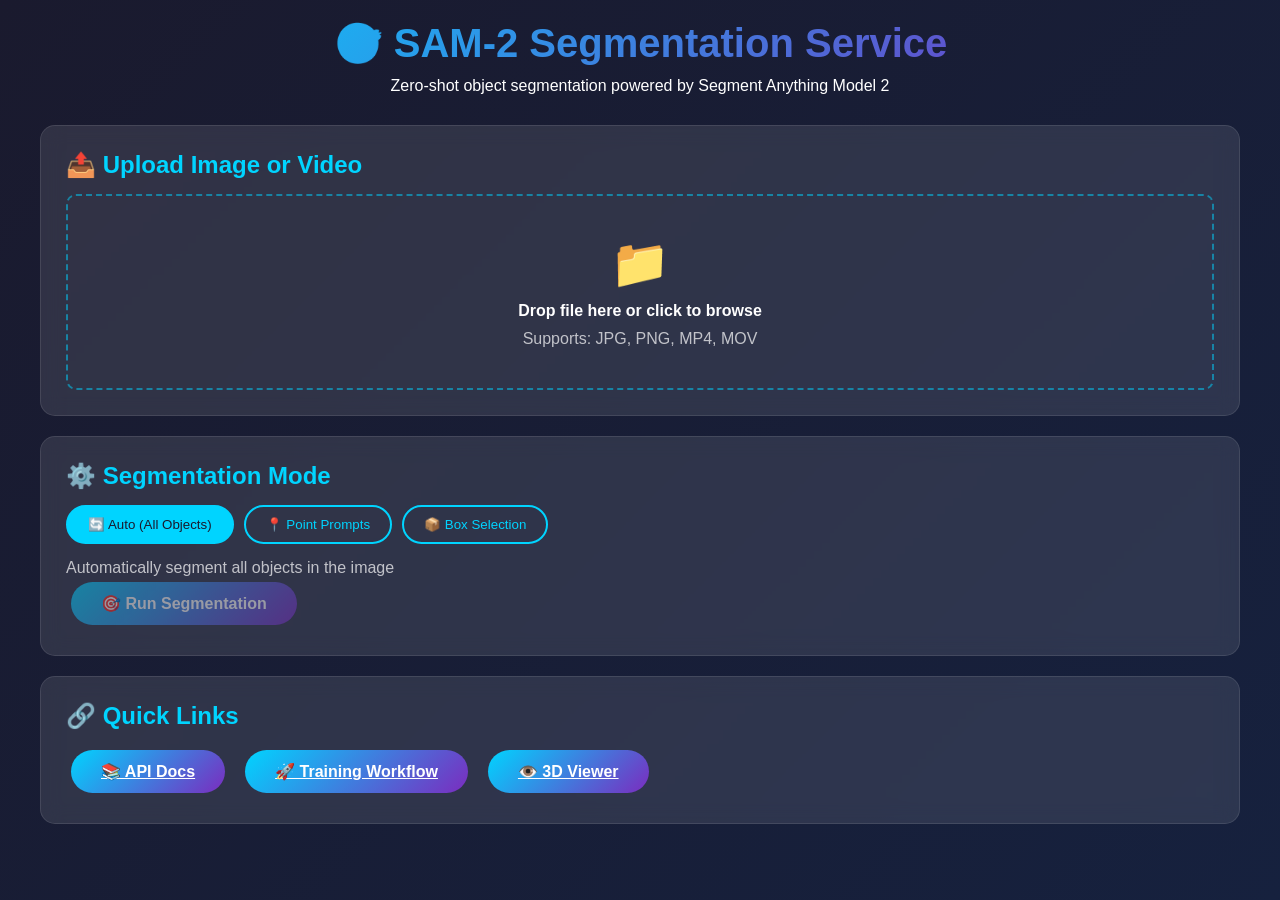
<file: sam2-service/static/index.html>
<!DOCTYPE html>
<html lang="en">
<head>
    <meta charset="UTF-8">
    <meta name="viewport" content="width=device-width, initial-scale=1.0">
    <title>SAM-2 Segmentation Service</title>
    <style>
        * { margin: 0; padding: 0; box-sizing: border-box; }
        body {
            font-family: -apple-system, BlinkMacSystemFont, 'Segoe UI', sans-serif;
            background: linear-gradient(135deg, #1a1a2e 0%, #16213e 100%);
            min-height: 100vh;
            padding: 20px;
            color: #fff;
        }
        .container { max-width: 1200px; margin: 0 auto; }
        .header {
            text-align: center;
            margin-bottom: 30px;
        }
        .header h1 {
            font-size: 2.5em;
            background: linear-gradient(135deg, #00d4ff, #7b2cbf);
            -webkit-background-clip: text;
            background-clip: text;
            -webkit-text-fill-color: transparent;
            margin-bottom: 10px;
        }
        .card {
            background: rgba(255,255,255,0.1);
            backdrop-filter: blur(10px);
            border-radius: 15px;
            padding: 25px;
            margin-bottom: 20px;
            border: 1px solid rgba(255,255,255,0.1);
        }
        .card h2 { color: #00d4ff; margin-bottom: 15px; }
        .upload-zone {
            border: 2px dashed rgba(0,212,255,0.5);
            border-radius: 10px;
            padding: 40px;
            text-align: center;
            cursor: pointer;
            transition: all 0.3s;
        }
        .upload-zone:hover { border-color: #00d4ff; background: rgba(0,212,255,0.1); }
        .upload-zone.dragover { background: rgba(0,212,255,0.2); }
        input[type="file"] { display: none; }
        .btn {
            background: linear-gradient(135deg, #00d4ff, #7b2cbf);
            color: white;
            padding: 12px 30px;
            border: none;
            border-radius: 25px;
            font-size: 1rem;
            font-weight: 600;
            cursor: pointer;
            transition: transform 0.2s;
            margin: 5px;
        }
        .btn:hover { transform: scale(1.05); }
        .btn:disabled { opacity: 0.5; cursor: not-allowed; }
        .mode-selector { display: flex; gap: 10px; margin: 15px 0; flex-wrap: wrap; }
        .mode-btn {
            padding: 10px 20px;
            border: 2px solid #00d4ff;
            background: transparent;
            color: #00d4ff;
            border-radius: 20px;
            cursor: pointer;
            transition: all 0.3s;
        }
        .mode-btn.active { background: #00d4ff; color: #1a1a2e; }
        .results-grid { display: grid; grid-template-columns: repeat(auto-fit, minmax(300px, 1fr)); gap: 20px; }
        .result-card {
            background: rgba(0,0,0,0.3);
            border-radius: 10px;
            overflow: hidden;
        }
        .result-card img { width: 100%; height: auto; }
        .result-info { padding: 15px; }
        .label-input {
            width: 100%;
            padding: 8px;
            border: 1px solid rgba(255,255,255,0.2);
            border-radius: 5px;
            background: rgba(255,255,255,0.1);
            color: white;
            margin-top: 10px;
        }
        .status-box {
            background: rgba(0,0,0,0.3);
            border-radius: 10px;
            padding: 20px;
            margin: 20px 0;
        }
        .progress-bar {
            height: 8px;
            background: rgba(255,255,255,0.1);
            border-radius: 4px;
            overflow: hidden;
            margin-top: 10px;
        }
        .progress-fill {
            height: 100%;
            background: linear-gradient(90deg, #00d4ff, #7b2cbf);
            transition: width 0.3s;
        }
        .canvas-container {
            position: relative;
            display: inline-block;
        }
        #imageCanvas { cursor: crosshair; max-width: 100%; }
        .point-marker {
            position: absolute;
            width: 10px;
            height: 10px;
            border-radius: 50%;
            transform: translate(-50%, -50%);
            pointer-events: none;
        }
        .point-fg { background: #00ff00; border: 2px solid white; }
        .point-bg { background: #ff0000; border: 2px solid white; }
    </style>
</head>
<body>
    <div class="container">
        <div class="header">
            <h1>🎯 SAM-2 Segmentation Service</h1>
            <p>Zero-shot object segmentation powered by Segment Anything Model 2</p>
        </div>

        <div class="card">
            <h2>📤 Upload Image or Video</h2>
            <div class="upload-zone" id="uploadZone">
                <p style="font-size: 3em; margin-bottom: 10px;">📁</p>
                <p><strong>Drop file here or click to browse</strong></p>
                <p style="opacity: 0.7; margin-top: 10px;">Supports: JPG, PNG, MP4, MOV</p>
            </div>
            <input type="file" id="fileInput" accept="image/*,video/*">
            
            <div id="previewContainer" style="display: none; margin-top: 20px;">
                <h3 style="margin-bottom: 10px;">Preview (click to add points)</h3>
                <div class="canvas-container">
                    <canvas id="imageCanvas"></canvas>
                </div>
                <div id="pointsList" style="margin-top: 10px;"></div>
            </div>
        </div>

        <div class="card">
            <h2>⚙️ Segmentation Mode</h2>
            <div class="mode-selector">
                <button class="mode-btn active" data-mode="auto">🔄 Auto (All Objects)</button>
                <button class="mode-btn" data-mode="point">📍 Point Prompts</button>
                <button class="mode-btn" data-mode="box">📦 Box Selection</button>
            </div>
            <p id="modeDescription" style="opacity: 0.7; margin-top: 10px;">
                Automatically segment all objects in the image
            </p>
            <button class="btn" id="segmentBtn" disabled>🎯 Run Segmentation</button>
        </div>

        <div class="card" id="statusCard" style="display: none;">
            <h2>📊 Processing Status</h2>
            <div class="status-box">
                <p id="statusMessage">Processing...</p>
                <div class="progress-bar">
                    <div class="progress-fill" id="progressFill" style="width: 0%"></div>
                </div>
            </div>
        </div>

        <div class="card" id="resultsCard" style="display: none;">
            <h2>🎨 Segmentation Results</h2>
            <div class="results-grid" id="resultsGrid"></div>
            <div style="margin-top: 20px;">
                <button class="btn" id="saveLabelsBtn">💾 Save Labels</button>
                <button class="btn" id="exportBtn">📥 Export Masks</button>
            </div>
        </div>

        <div class="card">
            <h2>🔗 Quick Links</h2>
            <div style="display: flex; gap: 10px; flex-wrap: wrap;">
                <a href="/api" class="btn" target="_blank">📚 API Docs</a>
                <a href="http://localhost:8000/workflow" class="btn" target="_blank">🚀 Training Workflow</a>
                <a href="http://localhost:8085" class="btn" target="_blank">👁️ 3D Viewer</a>
            </div>
        </div>
    </div>

    <script>
        let currentFile = null;
        let currentMode = 'auto';
        let points = [];
        let imageLoaded = false;

        const uploadZone = document.getElementById('uploadZone');
        const fileInput = document.getElementById('fileInput');
        const segmentBtn = document.getElementById('segmentBtn');
        const canvas = document.getElementById('imageCanvas');
        const ctx = canvas.getContext('2d');

        uploadZone.addEventListener('click', () => fileInput.click());
        uploadZone.addEventListener('dragover', (e) => { e.preventDefault(); uploadZone.classList.add('dragover'); });
        uploadZone.addEventListener('dragleave', () => uploadZone.classList.remove('dragover'));
        uploadZone.addEventListener('drop', (e) => {
            e.preventDefault();
            uploadZone.classList.remove('dragover');
            if (e.dataTransfer.files.length > 0) {
                fileInput.files = e.dataTransfer.files;
                handleFileSelect();
            }
        });
        fileInput.addEventListener('change', handleFileSelect);

        function handleFileSelect() {
            currentFile = fileInput.files[0];
            if (!currentFile) return;
            
            segmentBtn.disabled = false;
            
            if (currentFile.type.startsWith('image/')) {
                const reader = new FileReader();
                reader.onload = (e) => {
                    const img = new Image();
                    img.onload = () => {
                        canvas.width = img.width;
                        canvas.height = img.height;
                        ctx.drawImage(img, 0, 0);
                        imageLoaded = true;
                        document.getElementById('previewContainer').style.display = 'block';
                    };
                    img.src = e.target.result;
                };
                reader.readAsDataURL(currentFile);
            }
        }

        canvas.addEventListener('click', (e) => {
            if (!imageLoaded || currentMode !== 'point') return;
            
            const rect = canvas.getBoundingClientRect();
            const scaleX = canvas.width / rect.width;
            const scaleY = canvas.height / rect.height;
            const x = Math.round((e.clientX - rect.left) * scaleX);
            const y = Math.round((e.clientY - rect.top) * scaleY);
            const label = e.shiftKey ? 0 : 1;
            
            points.push({ x, y, label });
            drawPoints();
            updatePointsList();
        });

        function drawPoints() {
            const img = new Image();
            img.src = canvas.toDataURL();
            img.onload = () => {
                ctx.clearRect(0, 0, canvas.width, canvas.height);
                ctx.drawImage(img, 0, 0);
                points.forEach((p, i) => {
                    ctx.beginPath();
                    ctx.arc(p.x, p.y, 8, 0, Math.PI * 2);
                    ctx.fillStyle = p.label === 1 ? '#00ff00' : '#ff0000';
                    ctx.fill();
                    ctx.strokeStyle = 'white';
                    ctx.lineWidth = 2;
                    ctx.stroke();
                });
            };
        }

        function updatePointsList() {
            const list = document.getElementById('pointsList');
            list.innerHTML = points.map((p, i) => 
                `<span style="margin-right: 10px; padding: 5px 10px; background: ${p.label === 1 ? '#00ff00' : '#ff0000'}; border-radius: 5px; color: black;">
                    Point ${i + 1}: (${p.x}, ${p.y}) ${p.label === 1 ? 'FG' : 'BG'}
                    <button onclick="removePoint(${i})" style="margin-left: 5px; cursor: pointer;">×</button>
                </span>`
            ).join('');
        }

        window.removePoint = (idx) => {
            points.splice(idx, 1);
            drawPoints();
            updatePointsList();
        };

        document.querySelectorAll('.mode-btn').forEach(btn => {
            btn.addEventListener('click', () => {
                document.querySelectorAll('.mode-btn').forEach(b => b.classList.remove('active'));
                btn.classList.add('active');
                currentMode = btn.dataset.mode;
                
                const descriptions = {
                    auto: 'Automatically segment all objects in the image',
                    point: 'Click on the image to add foreground points (Shift+click for background)',
                    box: 'Draw bounding boxes around objects to segment'
                };
                document.getElementById('modeDescription').textContent = descriptions[currentMode];
            });
        });

        segmentBtn.addEventListener('click', async () => {
            if (!currentFile) return;
            
            segmentBtn.disabled = true;
            document.getElementById('statusCard').style.display = 'block';
            document.getElementById('statusMessage').textContent = 'Uploading and processing...';
            document.getElementById('progressFill').style.width = '30%';
            
            const formData = new FormData();
            formData.append('file', currentFile);
            formData.append('mode', currentMode);
            
            if (currentMode === 'point' && points.length > 0) {
                formData.append('points_json', JSON.stringify(points));
            }
            
            try {
                const response = await fetch('/api/segment/image', {
                    method: 'POST',
                    body: formData
                });
                
                document.getElementById('progressFill').style.width = '70%';
                
                if (!response.ok) throw new Error('Segmentation failed');
                
                const result = await response.json();
                
                document.getElementById('progressFill').style.width = '100%';
                document.getElementById('statusMessage').textContent = 'Complete!';
                
                displayResults(result);
                
            } catch (error) {
                document.getElementById('statusMessage').textContent = 'Error: ' + error.message;
            }
            
            segmentBtn.disabled = false;
        });

        function displayResults(result) {
            document.getElementById('resultsCard').style.display = 'block';
            const grid = document.getElementById('resultsGrid');
            
            let html = '';
            
            if (result.metadata && result.metadata.overlay) {
                html += `
                    <div class="result-card" style="grid-column: span 2;">
                        <img src="/api/overlay/${result.job_id}" alt="Overlay">
                        <div class="result-info">
                            <strong>Segmentation Overlay</strong>
                            <p>${result.masks ? result.masks.length : 0} objects detected</p>
                        </div>
                    </div>
                `;
            }
            
            if (result.masks) {
                result.masks.forEach((mask, i) => {
                    html += `
                        <div class="result-card">
                            <img src="/api/mask/${result.job_id}/${i}" alt="Mask ${i}">
                            <div class="result-info">
                                <strong>${result.labels ? result.labels[i] : 'Object ' + i}</strong>
                                <p>Score: ${result.scores ? result.scores[i].toFixed(3) : 'N/A'}</p>
                                <input type="text" class="label-input" placeholder="Enter label..." 
                                       data-idx="${i}" value="${result.labels ? result.labels[i] : ''}">
                            </div>
                        </div>
                    `;
                });
            }
            
            grid.innerHTML = html;
            
            window.currentJobId = result.job_id;
        }

        document.getElementById('saveLabelsBtn').addEventListener('click', async () => {
            const inputs = document.querySelectorAll('.label-input');
            const labels = {};
            inputs.forEach(input => {
                labels[input.dataset.idx] = input.value;
            });
            
            const formData = new FormData();
            formData.append('job_id', window.currentJobId);
            formData.append('labels_json', JSON.stringify(labels));
            
            const response = await fetch('/api/labels/save', {
                method: 'POST',
                body: formData
            });
            
            if (response.ok) {
                alert('Labels saved successfully!');
            }
        });
    </script>
</body>
</html>
</file>
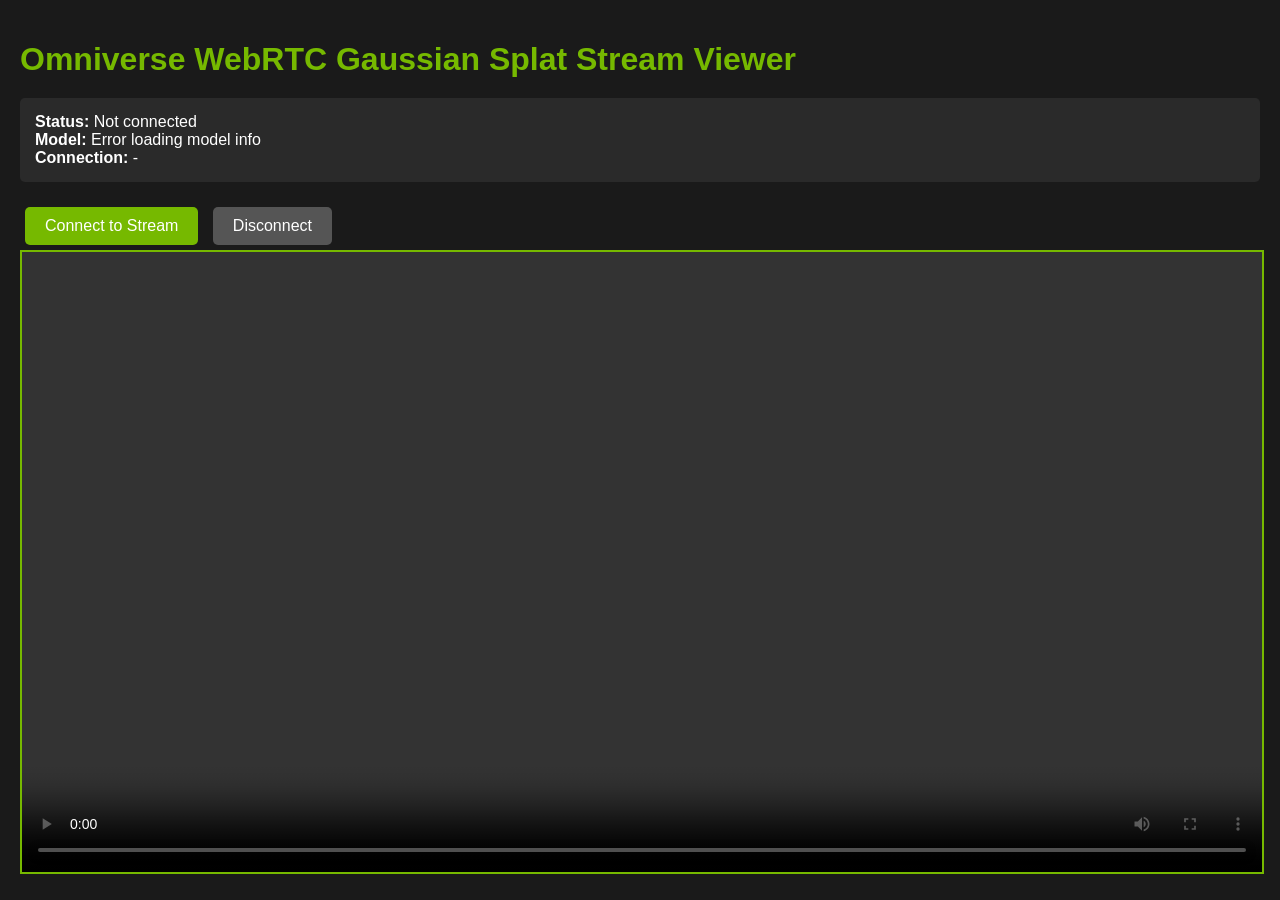
<file: streaming-server/test-viewer.html>
<!DOCTYPE html>
<html>
<head>
    <title>WebRTC Stream Viewer - Test</title>
    <style>
        body {
            margin: 0;
            padding: 20px;
            background: #1a1a1a;
            color: #fff;
            font-family: Arial, sans-serif;
        }
        #container {
            max-width: 1920px;
            margin: 0 auto;
        }
        h1 {
            color: #76b900;
            margin-bottom: 20px;
        }
        #video {
            width: 100%;
            max-width: 1920px;
            background: #000;
            border: 2px solid #76b900;
        }
        #status {
            margin: 20px 0;
            padding: 15px;
            background: #2a2a2a;
            border-radius: 5px;
        }
        .info { color: #76b900; }
        .error { color: #ff4444; }
        button {
            padding: 10px 20px;
            margin: 5px;
            background: #76b900;
            color: white;
            border: none;
            border-radius: 5px;
            cursor: pointer;
            font-size: 16px;
        }
        button:hover {
            background: #5a8f00;
        }
        button:disabled {
            background: #555;
            cursor: not-allowed;
        }
    </style>
</head>
<body>
    <div id="container">
        <h1>Omniverse WebRTC Gaussian Splat Stream Viewer</h1>
        
        <div id="status">
            <strong>Status:</strong> <span id="statusText">Not connected</span><br>
            <strong>Model:</strong> <span id="modelInfo">Loading...</span><br>
            <strong>Connection:</strong> <span id="connInfo">-</span>
        </div>
        
        <div>
            <button id="connectBtn" onclick="connect()">Connect to Stream</button>
            <button id="disconnectBtn" onclick="disconnect()" disabled>Disconnect</button>
        </div>
        
        <video id="video" autoplay playsinline controls></video>
    </div>

    <script>
        let pc = null;
        let ws = null;
        const video = document.getElementById('video');
        const statusText = document.getElementById('statusText');
        const modelInfo = document.getElementById('modelInfo');
        const connInfo = document.getElementById('connInfo');
        const connectBtn = document.getElementById('connectBtn');
        const disconnectBtn = document.getElementById('disconnectBtn');

        // Fetch model info
        async function loadModelInfo() {
            try {
                const response = await fetch('http://localhost:8090/health');
                const data = await response.json();
                modelInfo.textContent = `${data.model_info.name} (${data.model_info.num_gaussians} Gaussians, rendering ${data.model_info.rendered_points} points)`;
            } catch (error) {
                modelInfo.textContent = 'Error loading model info';
                console.error('Failed to load model info:', error);
            }
        }

        async function connect() {
            try {
                statusText.textContent = 'Connecting...';
                statusText.className = 'info';
                connectBtn.disabled = true;

                // Create peer connection with STUN and TURN servers
                pc = new RTCPeerConnection({
                    iceServers: [
                        { urls: 'stun:stun.l.google.com:19302' },
                        { urls: 'stun:stun1.l.google.com:19302' },
                        {
                            urls: 'turn:openrelay.metered.ca:80',
                            username: 'openrelayproject',
                            credential: 'openrelayproject'
                        },
                        {
                            urls: 'turn:openrelay.metered.ca:443',
                            username: 'openrelayproject',
                            credential: 'openrelayproject'
                        }
                    ]
                });

                // Handle incoming tracks
                pc.ontrack = (event) => {
                    console.log('Received track:', event.track.kind);
                    if (event.track.kind === 'video') {
                        video.srcObject = event.streams[0];
                        statusText.textContent = 'Connected - Streaming!';
                        statusText.className = 'info';
                        disconnectBtn.disabled = false;
                    }
                };

                // Handle ICE candidates
                pc.onicecandidate = (event) => {
                    if (event.candidate) {
                        console.log('Got ICE candidate:', event.candidate.candidate);
                        // Send ICE candidate to server
                        ws.send(JSON.stringify({
                            type: 'ice',
                            candidate: event.candidate
                        }));
                    } else {
                        console.log('All ICE candidates sent');
                    }
                };
                
                // Handle connection state
                pc.oniceconnectionstatechange = () => {
                    connInfo.textContent = `ICE: ${pc.iceConnectionState}`;
                    console.log('ICE connection state:', pc.iceConnectionState);
                    
                    if (pc.iceConnectionState === 'connected') {
                        statusText.textContent = 'Connected - Streaming!';
                        statusText.className = 'info';
                        disconnectBtn.disabled = false;
                    }
                };

                pc.onconnectionstatechange = () => {
                    console.log('Connection state:', pc.connectionState);
                    if (pc.connectionState === 'failed') {
                        statusText.textContent = 'Connection failed';
                        statusText.className = 'error';
                    } else if (pc.connectionState === 'connected') {
                        statusText.textContent = 'Connected - Streaming!';
                        statusText.className = 'info';
                    }
                };

                // Connect via WebSocket
                ws = new WebSocket('ws://localhost:8090/ws/signaling/test-session');

                ws.onopen = async () => {
                    console.log('WebSocket connected');
                    
                    // Add transceiver to receive video (CRITICAL - without this, offer has no media!)
                    pc.addTransceiver('video', { direction: 'recvonly' });
                    console.log('Added video transceiver');
                    
                    // Create offer (now it will include video codecs)
                    const offer = await pc.createOffer();
                    await pc.setLocalDescription(offer);
                    
                    console.log('Created offer with SDP length:', offer.sdp.length);

                    // Send offer via WebSocket
                    ws.send(JSON.stringify({
                        type: 'offer',
                        sdp: pc.localDescription.sdp
                    }));
                    console.log('Sent offer');
                };

                ws.onmessage = async (event) => {
                    const message = JSON.parse(event.data);
                    console.log('Received message:', message.type);

                    if (message.type === 'answer') {
                        await pc.setRemoteDescription({
                            type: 'answer',
                            sdp: message.sdp
                        });
                        console.log('Set remote description (answer)');
                    } else if (message.type === 'ice' && message.candidate) {
                        await pc.addIceCandidate(new RTCIceCandidate(message.candidate));
                        console.log('Added ICE candidate from server');
                    }
                };

                ws.onerror = (error) => {
                    console.error('WebSocket error:', error);
                    statusText.textContent = 'WebSocket error';
                    statusText.className = 'error';
                    connectBtn.disabled = false;
                };

                ws.onclose = () => {
                    console.log('WebSocket closed');
                    if (statusText.textContent !== 'Connected - Streaming!') {
                        statusText.textContent = 'Connection closed';
                        connectBtn.disabled = false;
                    }
                };

            } catch (error) {
                console.error('Connection error:', error);
                statusText.textContent = `Error: ${error.message}`;
                statusText.className = 'error';
                connectBtn.disabled = false;
            }
        }

        function disconnect() {
            if (pc) {
                pc.close();
                pc = null;
            }
            if (ws) {
                ws.close();
                ws = null;
            }
            video.srcObject = null;
            statusText.textContent = 'Disconnected';
            connInfo.textContent = '-';
            connectBtn.disabled = false;
            disconnectBtn.disabled = true;
        }

        // Load model info on page load
        loadModelInfo();
    </script>
</body>
</html>
</file>
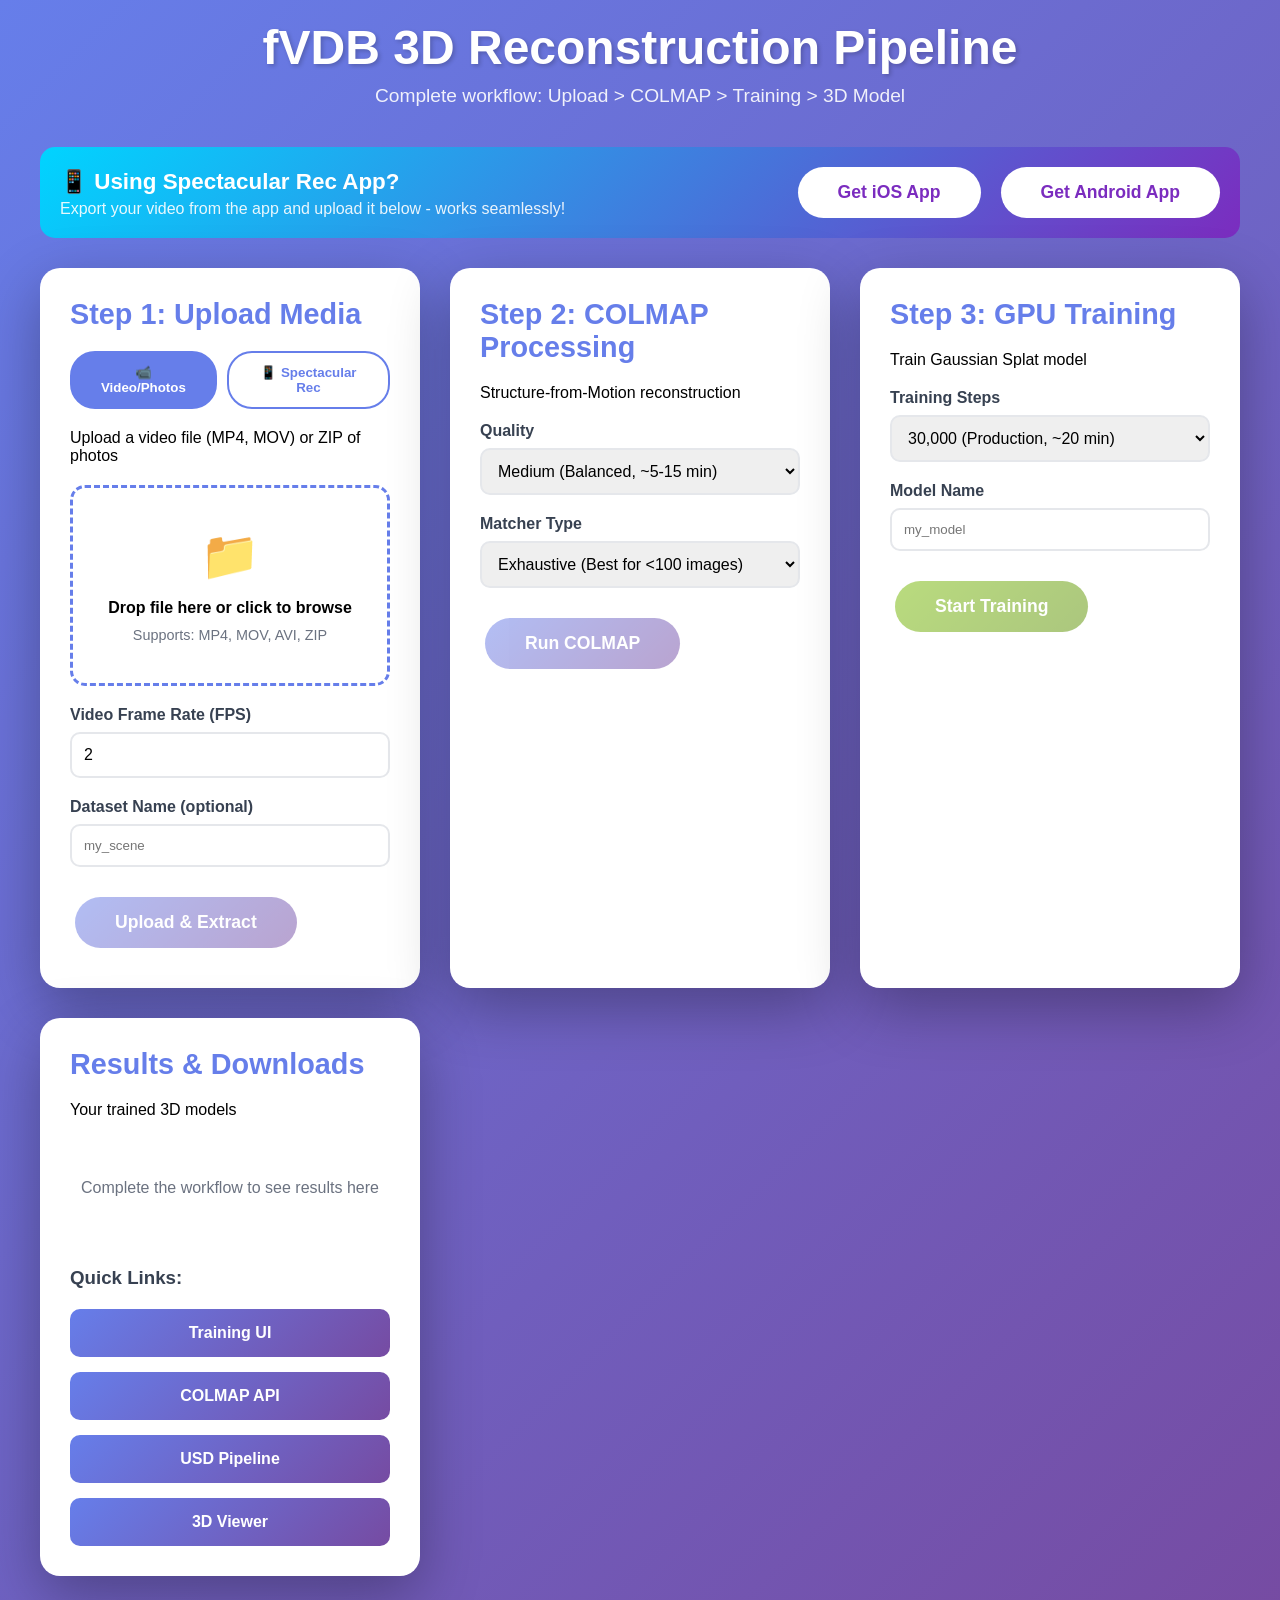
<file: streaming-server/workflow.html>
<!DOCTYPE html>
<html>
<head>
    <title>fVDB 3D Reconstruction Pipeline</title>
    <style>
        * { margin: 0; padding: 0; box-sizing: border-box; }
        body {
            font-family: -apple-system, BlinkMacSystemFont, 'Segoe UI', Roboto, Oxygen, Ubuntu, Cantarell, sans-serif;
            background: linear-gradient(135deg, #667eea 0%, #764ba2 100%);
            min-height: 100vh;
            padding: 20px;
        }
        .container {
            max-width: 1200px;
            margin: 0 auto;
        }
        .header {
            text-align: center;
            color: white;
            margin-bottom: 40px;
        }
        .header h1 {
            font-size: 3em;
            margin-bottom: 10px;
            text-shadow: 2px 2px 4px rgba(0,0,0,0.2);
        }
        .header p {
            font-size: 1.2em;
            opacity: 0.9;
        }
        .workflow-grid {
            display: grid;
            grid-template-columns: repeat(auto-fit, minmax(350px, 1fr));
            gap: 30px;
            margin-bottom: 30px;
        }
        .card {
            background: white;
            border-radius: 20px;
            padding: 30px;
            box-shadow: 0 20px 60px rgba(0,0,0,0.3);
            transition: transform 0.3s ease;
        }
        .card:hover {
            transform: translateY(-5px);
        }
        .card h2 {
            color: #667eea;
            margin-bottom: 20px;
            font-size: 1.8em;
        }
        .upload-zone {
            border: 3px dashed #667eea;
            border-radius: 15px;
            padding: 40px 20px;
            text-align: center;
            cursor: pointer;
            transition: all 0.3s ease;
            margin: 20px 0;
        }
        .upload-zone:hover {
            border-color: #764ba2;
            background: #f7f9fc;
        }
        .upload-zone.dragover {
            background: #e7f3ff;
            border-color: #76b900;
        }
        .upload-icon {
            font-size: 3em;
            color: #667eea;
            margin-bottom: 15px;
        }
        input[type="file"] {
            display: none;
        }
        .btn {
            display: inline-block;
            padding: 15px 40px;
            background: linear-gradient(135deg, #667eea 0%, #764ba2 100%);
            color: white;
            border: none;
            border-radius: 30px;
            font-size: 1.1em;
            font-weight: 600;
            cursor: pointer;
            transition: all 0.3s ease;
            text-decoration: none;
            margin: 10px 5px;
        }
        .btn:hover {
            transform: scale(1.05);
            box-shadow: 0 10px 25px rgba(102, 126, 234, 0.4);
        }
        .btn:disabled {
            opacity: 0.5;
            cursor: not-allowed;
            transform: none;
        }
        .btn-success {
            background: linear-gradient(135deg, #76b900 0%, #5a8f00 100%);
        }
        .btn-secondary {
            background: linear-gradient(135deg, #f093fb 0%, #f5576c 100%);
        }
        .status-box {
            background: #f7f9fc;
            border-left: 4px solid #667eea;
            padding: 20px;
            border-radius: 10px;
            margin: 20px 0;
        }
        .status-box.processing {
            border-color: #3b82f6;
            background: #eff6ff;
        }
        .status-box.complete {
            border-color: #76b900;
            background: #f0fdf4;
        }
        .status-box.error {
            border-color: #ef4444;
            background: #fef2f2;
        }
        .progress-bar {
            width: 100%;
            height: 30px;
            background: #e5e7eb;
            border-radius: 15px;
            overflow: hidden;
            margin: 15px 0;
        }
        .progress-fill {
            height: 100%;
            background: linear-gradient(90deg, #667eea 0%, #764ba2 100%);
            transition: width 0.5s ease;
            display: flex;
            align-items: center;
            justify-content: center;
            color: white;
            font-weight: 600;
        }
        .option-group {
            margin: 20px 0;
        }
        .option-group label {
            display: block;
            margin-bottom: 8px;
            font-weight: 600;
            color: #374151;
        }
        .option-group select,
        .option-group input[type="number"] {
            width: 100%;
            padding: 12px;
            border: 2px solid #e5e7eb;
            border-radius: 10px;
            font-size: 1em;
        }
        .services-grid {
            display: grid;
            grid-template-columns: repeat(auto-fit, minmax(200px, 1fr));
            gap: 15px;
            margin-top: 20px;
        }
        .service-link {
            display: block;
            padding: 15px;
            background: linear-gradient(135deg, #667eea 0%, #764ba2 100%);
            color: white;
            text-decoration: none;
            border-radius: 10px;
            text-align: center;
            font-weight: 600;
            transition: transform 0.3s ease;
        }
        .service-link:hover {
            transform: translateY(-3px);
            box-shadow: 0 5px 15px rgba(0,0,0,0.2);
        }
        .job-list {
            max-height: 400px;
            overflow-y: auto;
        }
        .job-item {
            padding: 15px;
            background: #f7f9fc;
            border-radius: 10px;
            margin: 10px 0;
            display: flex;
            justify-content: space-between;
            align-items: center;
        }
        .job-status {
            padding: 5px 15px;
            border-radius: 20px;
            font-size: 0.9em;
            font-weight: 600;
        }
        .status-processing { background: #3b82f6; color: white; }
        .status-completed { background: #76b900; color: white; }
        .status-failed { background: #ef4444; color: white; }
        .file-info {
            background: #e7f3ff;
            padding: 15px;
            border-radius: 10px;
            margin: 15px 0;
        }
        .file-info strong {
            color: #667eea;
        }
        .spectacular-banner {
            background: linear-gradient(135deg, #00d4ff 0%, #7b2cbf 100%);
            color: white;
            padding: 20px;
            border-radius: 15px;
            margin-bottom: 30px;
            display: flex;
            align-items: center;
            gap: 20px;
            flex-wrap: wrap;
        }
        .spectacular-banner h3 {
            margin: 0;
            font-size: 1.4em;
        }
        .spectacular-banner p {
            margin: 5px 0 0 0;
            opacity: 0.9;
        }
        .spectacular-banner .btn {
            background: white;
            color: #7b2cbf;
            margin: 0;
        }
        .device-badges {
            display: flex;
            gap: 10px;
            flex-wrap: wrap;
            margin: 15px 0;
        }
        .device-badge {
            background: #f0f0f0;
            padding: 8px 15px;
            border-radius: 20px;
            font-size: 0.85em;
            display: flex;
            align-items: center;
            gap: 5px;
        }
        .tab-container {
            display: flex;
            gap: 10px;
            margin-bottom: 20px;
        }
        .tab-btn {
            padding: 12px 25px;
            border: 2px solid #667eea;
            background: white;
            color: #667eea;
            border-radius: 25px;
            cursor: pointer;
            font-weight: 600;
            transition: all 0.3s;
        }
        .tab-btn.active {
            background: #667eea;
            color: white;
        }
        .tab-btn:hover {
            background: #667eea;
            color: white;
        }
        .tab-content {
            display: none;
        }
        .tab-content.active {
            display: block;
        }
        .spectacular-info {
            background: linear-gradient(135deg, #e0f7ff 0%, #f3e8ff 100%);
            border: 2px solid #00d4ff;
            padding: 15px;
            border-radius: 10px;
            margin: 15px 0;
        }
        .spectacular-info h4 {
            color: #7b2cbf;
            margin: 0 0 10px 0;
        }
        .spectacular-info ul {
            margin: 0;
            padding-left: 20px;
            color: #555;
        }
    </style>
</head>
<body>
    <div class="container">
        <div class="header">
            <h1>fVDB 3D Reconstruction Pipeline</h1>
            <p>Complete workflow: Upload > COLMAP > Training > 3D Model</p>
        </div>

        <!-- Spectacular Rec Banner -->
        <div class="spectacular-banner">
            <div style="flex: 1;">
                <h3>📱 Using Spectacular Rec App?</h3>
                <p>Export your video from the app and upload it below - works seamlessly!</p>
            </div>
            <a href="https://apps.apple.com/us/app/spectacular-rec/id6473188128" target="_blank" class="btn">Get iOS App</a>
            <a href="https://play.google.com/store/apps/details?id=com.spectacularai.rec" target="_blank" class="btn">Get Android App</a>
        </div>

        <div class="workflow-grid">
            <!-- Step 1: Upload -->
            <div class="card">
                <h2>Step 1: Upload Media</h2>
                
                <!-- Input Source Tabs -->
                <div class="tab-container">
                    <button class="tab-btn active" onclick="switchTab('standard')">📹 Video/Photos</button>
                    <button class="tab-btn" onclick="switchTab('spectacular')">📱 Spectacular Rec</button>
                </div>
                
                <!-- Standard Upload Tab -->
                <div id="tab-standard" class="tab-content active">
                    <p style="margin-bottom: 15px;">Upload a video file (MP4, MOV) or ZIP of photos</p>
                    
                    <div class="upload-zone" id="uploadZone">
                        <div class="upload-icon">&#128193;</div>
                        <p><strong>Drop file here or click to browse</strong></p>
                        <p style="font-size: 0.9em; color: #6b7280; margin-top: 10px;">
                            Supports: MP4, MOV, AVI, ZIP
                        </p>
                    </div>
                </div>
                
                <!-- Spectacular Rec Tab -->
                <div id="tab-spectacular" class="tab-content">
                    <div class="spectacular-info">
                        <h4>📱 How to use Spectacular Rec:</h4>
                        <ul>
                            <li><strong>Record</strong> your scene in the app</li>
                            <li><strong>Export</strong> as video (MP4/MOV)</li>
                            <li><strong>Transfer</strong> to computer (AirDrop, iCloud, etc.)</li>
                            <li><strong>Upload</strong> the video below</li>
                        </ul>
                    </div>
                    
                    <div class="device-badges">
                        <span class="device-badge">📱 iPhone</span>
                        <span class="device-badge">🤖 Android</span>
                        <span class="device-badge">📷 OAK-D</span>
                        <span class="device-badge">🎥 RealSense</span>
                    </div>
                    
                    <div class="upload-zone" id="uploadZoneSpectacular">
                        <div class="upload-icon">📱</div>
                        <p><strong>Drop Spectacular Rec export here</strong></p>
                        <p style="font-size: 0.9em; color: #6b7280; margin-top: 10px;">
                            Video (MP4/MOV) or Recording ZIP
                        </p>
                    </div>
                </div>
                
                <input type="file" id="fileInput" accept=".mp4,.mov,.avi,.zip,.mkv" />
                
                <div id="fileInfo" class="file-info" style="display: none;"></div>
                
                <div class="option-group">
                    <label>Video Frame Rate (FPS)</label>
                    <input type="number" id="fpsInput" value="2" min="1" max="30" step="0.5" />
                </div>
                
                <div class="option-group">
                    <label>Dataset Name (optional)</label>
                    <input type="text" id="datasetName" placeholder="my_scene" style="width: 100%; padding: 12px; border: 2px solid #e5e7eb; border-radius: 10px;" />
                </div>
                
                <button class="btn" id="uploadBtn" disabled>Upload & Extract</button>
            </div>

            <!-- Step 2: COLMAP Processing -->
            <div class="card">
                <h2>Step 2: COLMAP Processing</h2>
                <p style="margin-bottom: 20px;">Structure-from-Motion reconstruction</p>
                
                <div class="option-group">
                    <label>Quality</label>
                    <select id="qualitySelect">
                        <option value="low">Low (Fast, ~2-5 min)</option>
                        <option value="medium" selected>Medium (Balanced, ~5-15 min)</option>
                        <option value="high">High (Quality, ~15-30 min)</option>
                        <option value="extreme">Extreme (Best, ~30-60 min)</option>
                    </select>
                </div>
                
                <div class="option-group">
                    <label>Matcher Type</label>
                    <select id="matcherSelect">
                        <option value="exhaustive" selected>Exhaustive (Best for <100 images)</option>
                        <option value="sequential">Sequential (For video sequences)</option>
                    </select>
                </div>
                
                <button class="btn" id="processBtn" disabled>Run COLMAP</button>
                
                <div id="colmapStatus" class="status-box" style="display: none;">
                    <div id="colmapMessage">Waiting...</div>
                    <div class="progress-bar">
                        <div class="progress-fill" id="colmapProgress" style="width: 0%">0%</div>
                    </div>
                </div>
            </div>

            <!-- Step 3: Training -->
            <div class="card">
                <h2>Step 3: GPU Training</h2>
                <p style="margin-bottom: 20px;">Train Gaussian Splat model</p>
                
                <div class="option-group">
                    <label>Training Steps</label>
                    <select id="stepsSelect">
                        <option value="7000">7,000 (Quick preview, ~5 min)</option>
                        <option value="30000" selected>30,000 (Production, ~20 min)</option>
                        <option value="62200">62,200 (Maximum quality, ~45 min)</option>
                    </select>
                </div>
                
                <div class="option-group">
                    <label>Model Name</label>
                    <input type="text" id="modelName" placeholder="my_model" style="width: 100%; padding: 12px; border: 2px solid #e5e7eb; border-radius: 10px;" />
                </div>
                
                <button class="btn btn-success" id="trainBtn" disabled>Start Training</button>
                
                <div id="trainingStatus" class="status-box" style="display: none;">
                    <div id="trainingMessage">Waiting...</div>
                    <div class="progress-bar">
                        <div class="progress-fill" id="trainingProgress" style="width: 0%">0%</div>
                    </div>
                </div>
            </div>

            <!-- Results & Downloads -->
            <div class="card">
                <h2>Results & Downloads</h2>
                <p style="margin-bottom: 20px;">Your trained 3D models</p>
                
                <div id="resultsArea">
                    <p style="text-align: center; color: #6b7280; padding: 40px 0;">
                        Complete the workflow to see results here
                    </p>
                </div>
                
                <div style="margin-top: 30px;">
                    <h3 style="margin-bottom: 15px; color: #374151;">Quick Links:</h3>
                    <div class="services-grid">
                        <a href="http://localhost:8000" target="_blank" class="service-link">Training UI</a>
                        <a href="http://localhost:8003/api" target="_blank" class="service-link">COLMAP API</a>
                        <a href="http://localhost:8002" target="_blank" class="service-link">USD Pipeline</a>
                        <a href="/test" class="service-link">3D Viewer</a>
                    </div>
                </div>
            </div>
        </div>
    </div>

    <script>
        let currentDatasetId = null;
        let currentFile = null;
        let colmapJobId = null;
        let trainingJobId = null;
        let isSpectacularRec = false;

        // Tab switching
        function switchTab(tabName) {
            // Update tab buttons
            document.querySelectorAll('.tab-btn').forEach(btn => btn.classList.remove('active'));
            event.target.classList.add('active');
            
            // Update tab content
            document.querySelectorAll('.tab-content').forEach(content => content.classList.remove('active'));
            document.getElementById('tab-' + tabName).classList.add('active');
            
            isSpectacularRec = (tabName === 'spectacular');
        }

        // Upload zone drag & drop
        const uploadZone = document.getElementById('uploadZone');
        const uploadZoneSpectacular = document.getElementById('uploadZoneSpectacular');
        const fileInput = document.getElementById('fileInput');
        const uploadBtn = document.getElementById('uploadBtn');
        
        // Standard upload zone
        uploadZone.addEventListener('click', () => fileInput.click());
        uploadZone.addEventListener('dragover', (e) => {
            e.preventDefault();
            uploadZone.classList.add('dragover');
        });
        uploadZone.addEventListener('dragleave', () => {
            uploadZone.classList.remove('dragover');
        });
        uploadZone.addEventListener('drop', (e) => {
            e.preventDefault();
            uploadZone.classList.remove('dragover');
            if (e.dataTransfer.files.length > 0) {
                fileInput.files = e.dataTransfer.files;
                handleFileSelect();
            }
        });
        
        // Spectacular Rec upload zone
        uploadZoneSpectacular.addEventListener('click', () => fileInput.click());
        uploadZoneSpectacular.addEventListener('dragover', (e) => {
            e.preventDefault();
            uploadZoneSpectacular.classList.add('dragover');
        });
        uploadZoneSpectacular.addEventListener('dragleave', () => {
            uploadZoneSpectacular.classList.remove('dragover');
        });
        uploadZoneSpectacular.addEventListener('drop', (e) => {
            e.preventDefault();
            uploadZoneSpectacular.classList.remove('dragover');
            if (e.dataTransfer.files.length > 0) {
                fileInput.files = e.dataTransfer.files;
                handleFileSelect();
            }
        });
        
        fileInput.addEventListener('change', handleFileSelect);
        
        function handleFileSelect() {
            currentFile = fileInput.files[0];
            if (currentFile) {
                const fileInfo = document.getElementById('fileInfo');
                const sizeMB = (currentFile.size / 1024 / 1024).toFixed(2);
                let fileType = currentFile.name.endsWith('.zip') ? 'Photo Archive' : 'Video File';
                if (isSpectacularRec) {
                    fileType = '📱 Spectacular Rec ' + fileType;
                }
                
                fileInfo.innerHTML = `
                    <strong>Selected:</strong> ${currentFile.name}<br>
                    <strong>Type:</strong> ${fileType}<br>
                    <strong>Size:</strong> ${sizeMB} MB
                `;
                fileInfo.style.display = 'block';
                uploadBtn.disabled = false;
                
                // Auto-fill dataset name from filename
                const datasetInput = document.getElementById('datasetName');
                if (!datasetInput.value) {
                    datasetInput.value = currentFile.name.replace(/\.[^/.]+$/, '').replace(/[^a-zA-Z0-9]/g, '_');
                }
            }
        }
        
        // Upload & Extract
        uploadBtn.addEventListener('click', async () => {
            if (!currentFile) return;
            
            uploadBtn.disabled = true;
            uploadBtn.textContent = 'Uploading...';
            
            const formData = new FormData();
            formData.append('file', currentFile);
            
            const fps = document.getElementById('fpsInput').value;
            const datasetName = document.getElementById('datasetName').value || null;
            
            try {
                let endpoint;
                if (currentFile.name.endsWith('.zip')) {
                    endpoint = 'http://localhost:8003/upload';
                    if (datasetName) formData.append('dataset_name', datasetName);
                } else {
                    endpoint = `http://localhost:8003/video/extract?fps=${fps}`;
                    if (datasetName) endpoint += `&dataset_name=${datasetName}`;
                }
                
                const response = await fetch(endpoint, {
                    method: 'POST',
                    body: formData
                });
                
                if (!response.ok) throw new Error('Upload failed');
                
                const result = await response.json();
                currentDatasetId = result.dataset_id;
                
                alert(`✅ Success! ${result.num_images} images ready.\nDataset ID: ${currentDatasetId}`);
                
                document.getElementById('processBtn').disabled = false;
                uploadBtn.textContent = 'Upload & Extract';
                
            } catch (error) {
                alert('❌ Upload failed: ' + error.message);
                uploadBtn.disabled = false;
                uploadBtn.textContent = 'Upload & Extract';
            }
        });
        
        // COLMAP Processing
        document.getElementById('processBtn').addEventListener('click', async () => {
            if (!currentDatasetId) return;
            
            const processBtn = document.getElementById('processBtn');
            processBtn.disabled = true;
            
            const quality = document.getElementById('qualitySelect').value;
            const matcher = document.getElementById('matcherSelect').value;
            
            try {
                const response = await fetch('http://localhost:8003/process', {
                    method: 'POST',
                    headers: { 'Content-Type': 'application/json' },
                    body: JSON.stringify({
                        dataset_id: currentDatasetId,
                        quality: quality,
                        matcher: matcher
                    })
                });
                
                if (!response.ok) throw new Error('COLMAP processing failed to start');
                
                const result = await response.json();
                colmapJobId = result.job_id;
                
                document.getElementById('colmapStatus').style.display = 'block';
                monitorColmapProgress();
                
            } catch (error) {
                alert('❌ COLMAP failed: ' + error.message);
                processBtn.disabled = false;
            }
        });
        
        // Monitor COLMAP progress
        async function monitorColmapProgress() {
            const statusBox = document.getElementById('colmapStatus');
            const message = document.getElementById('colmapMessage');
            const progress = document.getElementById('colmapProgress');
            
            const interval = setInterval(async () => {
                try {
                    const response = await fetch(`http://localhost:8003/jobs/${colmapJobId}`);
                    const job = await response.json();
                    
                    const percent = Math.round(job.progress * 100);
                    progress.style.width = percent + '%';
                    progress.textContent = percent + '%';
                    message.textContent = job.message;
                    
                    statusBox.className = 'status-box processing';
                    
                    if (job.status === 'completed') {
                        clearInterval(interval);
                        statusBox.className = 'status-box complete';
                        message.textContent = '✅ COLMAP complete! Ready for training.';
                        document.getElementById('trainBtn').disabled = false;
                    } else if (job.status === 'failed') {
                        clearInterval(interval);
                        statusBox.className = 'status-box error';
                        message.textContent = '❌ COLMAP failed: ' + (job.error || 'Unknown error');
                    }
                } catch (error) {
                    console.error('Error checking status:', error);
                }
            }, 2000);
        }
        
        // Training
        document.getElementById('trainBtn').addEventListener('click', async () => {
            if (!colmapJobId) return;
            
            const trainBtn = document.getElementById('trainBtn');
            trainBtn.disabled = true;
            
            const steps = document.getElementById('stepsSelect').value;
            const modelName = document.getElementById('modelName').value || 'trained_model';
            
            try {
                // First, download COLMAP result
                const colmapZip = await fetch(`http://localhost:8003/download/${colmapJobId}`);
                const colmapBlob = await colmapZip.blob();
                
                // Upload to training service
                const formData = new FormData();
                formData.append('file', colmapBlob, `${currentDatasetId}_colmap.zip`);
                formData.append('dataset_name', currentDatasetId);
                
                const uploadResp = await fetch('http://localhost:8000/datasets/upload', {
                    method: 'POST',
                    body: formData
                });
                
                if (!uploadResp.ok) throw new Error('Failed to upload to training service');
                
                // Start training
                const trainResp = await fetch('http://localhost:8000/train', {
                    method: 'POST',
                    headers: { 'Content-Type': 'application/json' },
                    body: JSON.stringify({
                        dataset_id: currentDatasetId,
                        num_training_steps: parseInt(steps),
                        output_name: modelName
                    })
                });
                
                if (!trainResp.ok) throw new Error('Training failed to start');
                
                const result = await trainResp.json();
                trainingJobId = result.job_id;
                
                document.getElementById('trainingStatus').style.display = 'block';
                monitorTrainingProgress();
                
            } catch (error) {
                alert('❌ Training failed: ' + error.message);
                trainBtn.disabled = false;
            }
        });
        
        // Monitor training progress
        async function monitorTrainingProgress() {
            const statusBox = document.getElementById('trainingStatus');
            const message = document.getElementById('trainingMessage');
            const progress = document.getElementById('trainingProgress');
            
            const interval = setInterval(async () => {
                try {
                    const response = await fetch(`http://localhost:8000/jobs/${trainingJobId}`);
                    const job = await response.json();
                    
                    const percent = Math.round(job.progress * 100);
                    progress.style.width = percent + '%';
                    progress.textContent = percent + '%';
                    message.textContent = job.message;
                    
                    statusBox.className = 'status-box processing';
                    
                    if (job.status === 'completed') {
                        clearInterval(interval);
                        statusBox.className = 'status-box complete';
                        message.textContent = '✅ Training complete!';
                        showResults(job);
                    } else if (job.status === 'failed') {
                        clearInterval(interval);
                        statusBox.className = 'status-box error';
                        message.textContent = '❌ Training failed: ' + (job.error || 'Unknown error');
                    }
                } catch (error) {
                    console.error('Error checking status:', error);
                }
            }, 3000);
        }
        
        // Show results
        function showResults(job) {
            const resultsArea = document.getElementById('resultsArea');
            resultsArea.innerHTML = `
                <div class="status-box complete">
                    <h3 style="color: #76b900; margin-bottom: 15px;">🎉 Training Complete!</h3>
                    <p><strong>Job ID:</strong> ${job.job_id}</p>
                    <p><strong>Model:</strong> ${job.output_name}</p>
                    <p style="margin-top: 20px;">
                        <a href="http://localhost:8000/outputs/${job.job_id}/${job.output_name}.ply" 
                           class="btn" download style="display: inline-block;">
                            📥 Download PLY Model
                        </a>
                    </p>
                    <p style="margin-top: 10px;">
                        <a href="http://localhost:8002" target="_blank" class="btn btn-secondary" style="display: inline-block;">
                            🎬 Convert to USD
                        </a>
                    </p>
                </div>
            `;
        }
    </script>
</body>
</html>
</file>
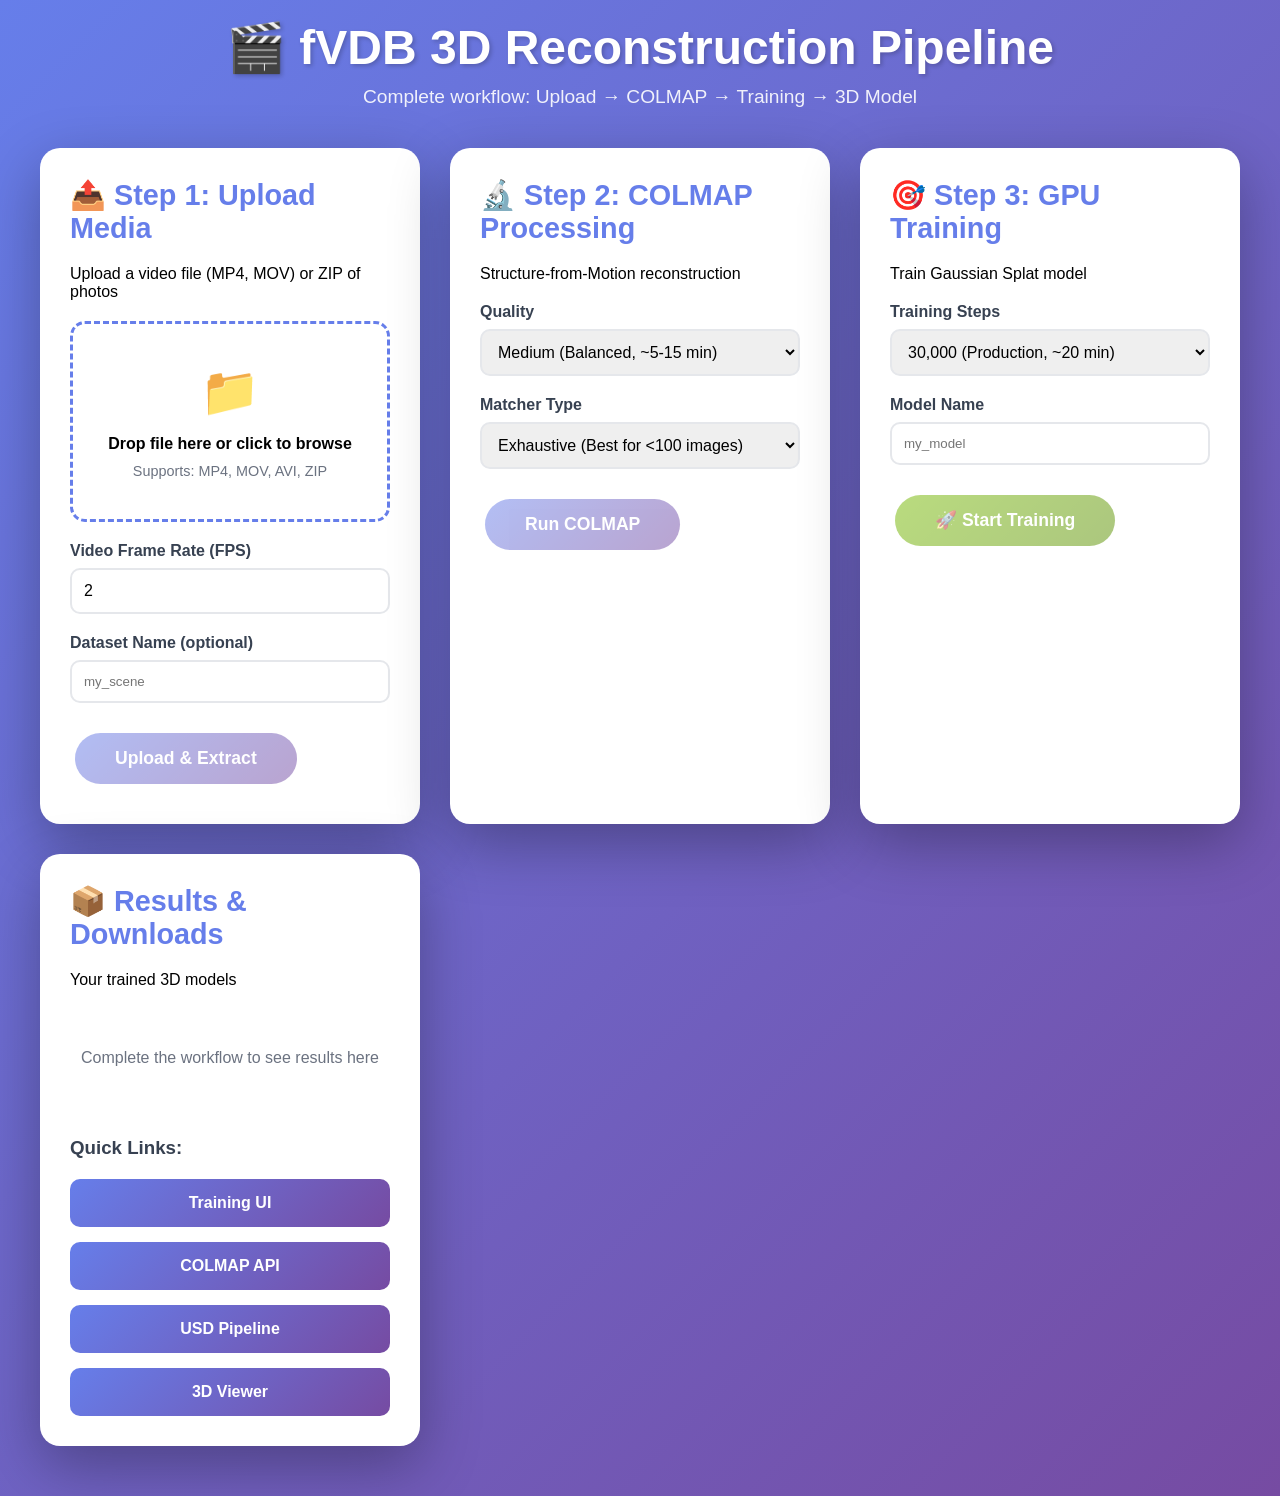
<file: streaming-server/workflow_page.html>
<!DOCTYPE html>
<html>
<head>
    <title>fVDB 3D Reconstruction Pipeline</title>
    <style>
        * { margin: 0; padding: 0; box-sizing: border-box; }
        body {
            font-family: -apple-system, BlinkMacSystemFont, 'Segoe UI', Roboto, Oxygen, Ubuntu, Cantarell, sans-serif;
            background: linear-gradient(135deg, #667eea 0%, #764ba2 100%);
            min-height: 100vh;
            padding: 20px;
        }
        .container {
            max-width: 1200px;
            margin: 0 auto;
        }
        .header {
            text-align: center;
            color: white;
            margin-bottom: 40px;
        }
        .header h1 {
            font-size: 3em;
            margin-bottom: 10px;
            text-shadow: 2px 2px 4px rgba(0,0,0,0.2);
        }
        .header p {
            font-size: 1.2em;
            opacity: 0.9;
        }
        .workflow-grid {
            display: grid;
            grid-template-columns: repeat(auto-fit, minmax(350px, 1fr));
            gap: 30px;
            margin-bottom: 30px;
        }
        .card {
            background: white;
            border-radius: 20px;
            padding: 30px;
            box-shadow: 0 20px 60px rgba(0,0,0,0.3);
            transition: transform 0.3s ease;
        }
        .card:hover {
            transform: translateY(-5px);
        }
        .card h2 {
            color: #667eea;
            margin-bottom: 20px;
            font-size: 1.8em;
        }
        .upload-zone {
            border: 3px dashed #667eea;
            border-radius: 15px;
            padding: 40px 20px;
            text-align: center;
            cursor: pointer;
            transition: all 0.3s ease;
            margin: 20px 0;
        }
        .upload-zone:hover {
            border-color: #764ba2;
            background: #f7f9fc;
        }
        .upload-zone.dragover {
            background: #e7f3ff;
            border-color: #76b900;
        }
        .upload-icon {
            font-size: 3em;
            color: #667eea;
            margin-bottom: 15px;
        }
        input[type="file"] {
            display: none;
        }
        .btn {
            display: inline-block;
            padding: 15px 40px;
            background: linear-gradient(135deg, #667eea 0%, #764ba2 100%);
            color: white;
            border: none;
            border-radius: 30px;
            font-size: 1.1em;
            font-weight: 600;
            cursor: pointer;
            transition: all 0.3s ease;
            text-decoration: none;
            margin: 10px 5px;
        }
        .btn:hover {
            transform: scale(1.05);
            box-shadow: 0 10px 25px rgba(102, 126, 234, 0.4);
        }
        .btn:disabled {
            opacity: 0.5;
            cursor: not-allowed;
            transform: none;
        }
        .btn-success {
            background: linear-gradient(135deg, #76b900 0%, #5a8f00 100%);
        }
        .btn-secondary {
            background: linear-gradient(135deg, #f093fb 0%, #f5576c 100%);
        }
        .status-box {
            background: #f7f9fc;
            border-left: 4px solid #667eea;
            padding: 20px;
            border-radius: 10px;
            margin: 20px 0;
        }
        .status-box.processing {
            border-color: #3b82f6;
            background: #eff6ff;
        }
        .status-box.complete {
            border-color: #76b900;
            background: #f0fdf4;
        }
        .status-box.error {
            border-color: #ef4444;
            background: #fef2f2;
        }
        .progress-bar {
            width: 100%;
            height: 30px;
            background: #e5e7eb;
            border-radius: 15px;
            overflow: hidden;
            margin: 15px 0;
        }
        .progress-fill {
            height: 100%;
            background: linear-gradient(90deg, #667eea 0%, #764ba2 100%);
            transition: width 0.5s ease;
            display: flex;
            align-items: center;
            justify-content: center;
            color: white;
            font-weight: 600;
        }
        .option-group {
            margin: 20px 0;
        }
        .option-group label {
            display: block;
            margin-bottom: 8px;
            font-weight: 600;
            color: #374151;
        }
        .option-group select,
        .option-group input[type="number"] {
            width: 100%;
            padding: 12px;
            border: 2px solid #e5e7eb;
            border-radius: 10px;
            font-size: 1em;
        }
        .services-grid {
            display: grid;
            grid-template-columns: repeat(auto-fit, minmax(200px, 1fr));
            gap: 15px;
            margin-top: 20px;
        }
        .service-link {
            display: block;
            padding: 15px;
            background: linear-gradient(135deg, #667eea 0%, #764ba2 100%);
            color: white;
            text-decoration: none;
            border-radius: 10px;
            text-align: center;
            font-weight: 600;
            transition: transform 0.3s ease;
        }
        .service-link:hover {
            transform: translateY(-3px);
            box-shadow: 0 5px 15px rgba(0,0,0,0.2);
        }
        .job-list {
            max-height: 400px;
            overflow-y: auto;
        }
        .job-item {
            padding: 15px;
            background: #f7f9fc;
            border-radius: 10px;
            margin: 10px 0;
            display: flex;
            justify-content: space-between;
            align-items: center;
        }
        .job-status {
            padding: 5px 15px;
            border-radius: 20px;
            font-size: 0.9em;
            font-weight: 600;
        }
        .status-processing { background: #3b82f6; color: white; }
        .status-completed { background: #76b900; color: white; }
        .status-failed { background: #ef4444; color: white; }
        .file-info {
            background: #e7f3ff;
            padding: 15px;
            border-radius: 10px;
            margin: 15px 0;
        }
        .file-info strong {
            color: #667eea;
        }
    </style>
</head>
<body>
    <div class="container">
        <div class="header">
            <h1>🎬 fVDB 3D Reconstruction Pipeline</h1>
            <p>Complete workflow: Upload → COLMAP → Training → 3D Model</p>
        </div>

        <div class="workflow-grid">
            <!-- Step 1: Upload -->
            <div class="card">
                <h2>📤 Step 1: Upload Media</h2>
                <p style="margin-bottom: 20px;">Upload a video file (MP4, MOV) or ZIP of photos</p>
                
                <div class="upload-zone" id="uploadZone">
                    <div class="upload-icon">📁</div>
                    <p><strong>Drop file here or click to browse</strong></p>
                    <p style="font-size: 0.9em; color: #6b7280; margin-top: 10px;">
                        Supports: MP4, MOV, AVI, ZIP
                    </p>
                </div>
                <input type="file" id="fileInput" accept=".mp4,.mov,.avi,.zip,.mkv" />
                
                <div id="fileInfo" class="file-info" style="display: none;"></div>
                
                <div class="option-group">
                    <label>Video Frame Rate (FPS)</label>
                    <input type="number" id="fpsInput" value="2" min="1" max="30" step="0.5" />
                </div>
                
                <div class="option-group">
                    <label>Dataset Name (optional)</label>
                    <input type="text" id="datasetName" placeholder="my_scene" style="width: 100%; padding: 12px; border: 2px solid #e5e7eb; border-radius: 10px;" />
                </div>
                
                <button class="btn" id="uploadBtn" disabled>Upload & Extract</button>
            </div>

            <!-- Step 2: COLMAP Processing -->
            <div class="card">
                <h2>🔬 Step 2: COLMAP Processing</h2>
                <p style="margin-bottom: 20px;">Structure-from-Motion reconstruction</p>
                
                <div class="option-group">
                    <label>Quality</label>
                    <select id="qualitySelect">
                        <option value="low">Low (Fast, ~2-5 min)</option>
                        <option value="medium" selected>Medium (Balanced, ~5-15 min)</option>
                        <option value="high">High (Quality, ~15-30 min)</option>
                        <option value="extreme">Extreme (Best, ~30-60 min)</option>
                    </select>
                </div>
                
                <div class="option-group">
                    <label>Matcher Type</label>
                    <select id="matcherSelect">
                        <option value="exhaustive" selected>Exhaustive (Best for <100 images)</option>
                        <option value="sequential">Sequential (For video sequences)</option>
                    </select>
                </div>
                
                <button class="btn" id="processBtn" disabled>Run COLMAP</button>
                
                <div id="colmapStatus" class="status-box" style="display: none;">
                    <div id="colmapMessage">Waiting...</div>
                    <div class="progress-bar">
                        <div class="progress-fill" id="colmapProgress" style="width: 0%">0%</div>
                    </div>
                </div>
            </div>

            <!-- Step 3: Training -->
            <div class="card">
                <h2>🎯 Step 3: GPU Training</h2>
                <p style="margin-bottom: 20px;">Train Gaussian Splat model</p>
                
                <div class="option-group">
                    <label>Training Steps</label>
                    <select id="stepsSelect">
                        <option value="7000">7,000 (Quick preview, ~5 min)</option>
                        <option value="30000" selected>30,000 (Production, ~20 min)</option>
                        <option value="62200">62,200 (Maximum quality, ~45 min)</option>
                    </select>
                </div>
                
                <div class="option-group">
                    <label>Model Name</label>
                    <input type="text" id="modelName" placeholder="my_model" style="width: 100%; padding: 12px; border: 2px solid #e5e7eb; border-radius: 10px;" />
                </div>
                
                <button class="btn btn-success" id="trainBtn" disabled>🚀 Start Training</button>
                
                <div id="trainingStatus" class="status-box" style="display: none;">
                    <div id="trainingMessage">Waiting...</div>
                    <div class="progress-bar">
                        <div class="progress-fill" id="trainingProgress" style="width: 0%">0%</div>
                    </div>
                </div>
            </div>

            <!-- Results & Downloads -->
            <div class="card">
                <h2>📦 Results & Downloads</h2>
                <p style="margin-bottom: 20px;">Your trained 3D models</p>
                
                <div id="resultsArea">
                    <p style="text-align: center; color: #6b7280; padding: 40px 0;">
                        Complete the workflow to see results here
                    </p>
                </div>
                
                <div style="margin-top: 30px;">
                    <h3 style="margin-bottom: 15px; color: #374151;">Quick Links:</h3>
                    <div class="services-grid">
                        <a href="http://localhost:8000" target="_blank" class="service-link">Training UI</a>
                        <a href="http://localhost:8003/api" target="_blank" class="service-link">COLMAP API</a>
                        <a href="http://localhost:8002" target="_blank" class="service-link">USD Pipeline</a>
                        <a href="/test" class="service-link">3D Viewer</a>
                    </div>
                </div>
            </div>
        </div>
    </div>

    <script>
        let currentDatasetId = null;
        let currentFile = null;
        let colmapJobId = null;
        let trainingJobId = null;

        // Upload zone drag & drop
        const uploadZone = document.getElementById('uploadZone');
        const fileInput = document.getElementById('fileInput');
        const uploadBtn = document.getElementById('uploadBtn');
        
        uploadZone.addEventListener('click', () => fileInput.click());
        
        uploadZone.addEventListener('dragover', (e) => {
            e.preventDefault();
            uploadZone.classList.add('dragover');
        });
        
        uploadZone.addEventListener('dragleave', () => {
            uploadZone.classList.remove('dragover');
        });
        
        uploadZone.addEventListener('drop', (e) => {
            e.preventDefault();
            uploadZone.classList.remove('dragover');
            if (e.dataTransfer.files.length > 0) {
                fileInput.files = e.dataTransfer.files;
                handleFileSelect();
            }
        });
        
        fileInput.addEventListener('change', handleFileSelect);
        
        function handleFileSelect() {
            currentFile = fileInput.files[0];
            if (currentFile) {
                const fileInfo = document.getElementById('fileInfo');
                const sizeMB = (currentFile.size / 1024 / 1024).toFixed(2);
                const fileType = currentFile.name.endsWith('.zip') ? 'Photo Archive' : 'Video File';
                
                fileInfo.innerHTML = `
                    <strong>Selected:</strong> ${currentFile.name}<br>
                    <strong>Type:</strong> ${fileType}<br>
                    <strong>Size:</strong> ${sizeMB} MB
                `;
                fileInfo.style.display = 'block';
                uploadBtn.disabled = false;
            }
        }
        
        // Upload & Extract
        uploadBtn.addEventListener('click', async () => {
            if (!currentFile) return;
            
            uploadBtn.disabled = true;
            uploadBtn.textContent = 'Uploading...';
            
            const formData = new FormData();
            formData.append('file', currentFile);
            
            const fps = document.getElementById('fpsInput').value;
            const datasetName = document.getElementById('datasetName').value || null;
            
            try {
                let endpoint;
                if (currentFile.name.endsWith('.zip')) {
                    endpoint = 'http://localhost:8003/upload';
                    if (datasetName) formData.append('dataset_name', datasetName);
                } else {
                    endpoint = `http://localhost:8003/video/extract?fps=${fps}`;
                    if (datasetName) endpoint += `&dataset_name=${datasetName}`;
                }
                
                const response = await fetch(endpoint, {
                    method: 'POST',
                    body: formData
                });
                
                if (!response.ok) throw new Error('Upload failed');
                
                const result = await response.json();
                currentDatasetId = result.dataset_id;
                
                alert(`✅ Success! ${result.num_images} images ready.\nDataset ID: ${currentDatasetId}`);
                
                document.getElementById('processBtn').disabled = false;
                uploadBtn.textContent = 'Upload & Extract';
                
            } catch (error) {
                alert('❌ Upload failed: ' + error.message);
                uploadBtn.disabled = false;
                uploadBtn.textContent = 'Upload & Extract';
            }
        });
        
        // COLMAP Processing
        document.getElementById('processBtn').addEventListener('click', async () => {
            if (!currentDatasetId) return;
            
            const processBtn = document.getElementById('processBtn');
            processBtn.disabled = true;
            
            const quality = document.getElementById('qualitySelect').value;
            const matcher = document.getElementById('matcherSelect').value;
            
            try {
                const response = await fetch('http://localhost:8003/process', {
                    method: 'POST',
                    headers: { 'Content-Type': 'application/json' },
                    body: JSON.stringify({
                        dataset_id: currentDatasetId,
                        quality: quality,
                        matcher: matcher
                    })
                });
                
                if (!response.ok) throw new Error('COLMAP processing failed to start');
                
                const result = await response.json();
                colmapJobId = result.job_id;
                
                document.getElementById('colmapStatus').style.display = 'block';
                monitorColmapProgress();
                
            } catch (error) {
                alert('❌ COLMAP failed: ' + error.message);
                processBtn.disabled = false;
            }
        });
        
        // Monitor COLMAP progress
        async function monitorColmapProgress() {
            const statusBox = document.getElementById('colmapStatus');
            const message = document.getElementById('colmapMessage');
            const progress = document.getElementById('colmapProgress');
            
            const interval = setInterval(async () => {
                try {
                    const response = await fetch(`http://localhost:8003/jobs/${colmapJobId}`);
                    const job = await response.json();
                    
                    const percent = Math.round(job.progress * 100);
                    progress.style.width = percent + '%';
                    progress.textContent = percent + '%';
                    message.textContent = job.message;
                    
                    statusBox.className = 'status-box processing';
                    
                    if (job.status === 'completed') {
                        clearInterval(interval);
                        statusBox.className = 'status-box complete';
                        message.textContent = '✅ COLMAP complete! Ready for training.';
                        document.getElementById('trainBtn').disabled = false;
                    } else if (job.status === 'failed') {
                        clearInterval(interval);
                        statusBox.className = 'status-box error';
                        message.textContent = '❌ COLMAP failed: ' + (job.error || 'Unknown error');
                    }
                } catch (error) {
                    console.error('Error checking status:', error);
                }
            }, 2000);
        }
        
        // Training
        document.getElementById('trainBtn').addEventListener('click', async () => {
            if (!colmapJobId) return;
            
            const trainBtn = document.getElementById('trainBtn');
            trainBtn.disabled = true;
            
            const steps = document.getElementById('stepsSelect').value;
            const modelName = document.getElementById('modelName').value || 'trained_model';
            
            try {
                // First, download COLMAP result
                const colmapZip = await fetch(`http://localhost:8003/download/${colmapJobId}`);
                const colmapBlob = await colmapZip.blob();
                
                // Upload to training service
                const formData = new FormData();
                formData.append('file', colmapBlob, `${currentDatasetId}_colmap.zip`);
                formData.append('dataset_name', currentDatasetId);
                
                const uploadResp = await fetch('http://localhost:8000/datasets/upload', {
                    method: 'POST',
                    body: formData
                });
                
                if (!uploadResp.ok) throw new Error('Failed to upload to training service');
                
                // Start training
                const trainResp = await fetch('http://localhost:8000/train', {
                    method: 'POST',
                    headers: { 'Content-Type': 'application/json' },
                    body: JSON.stringify({
                        dataset_id: currentDatasetId,
                        num_training_steps: parseInt(steps),
                        output_name: modelName
                    })
                });
                
                if (!trainResp.ok) throw new Error('Training failed to start');
                
                const result = await trainResp.json();
                trainingJobId = result.job_id;
                
                document.getElementById('trainingStatus').style.display = 'block';
                monitorTrainingProgress();
                
            } catch (error) {
                alert('❌ Training failed: ' + error.message);
                trainBtn.disabled = false;
            }
        });
        
        // Monitor training progress
        async function monitorTrainingProgress() {
            const statusBox = document.getElementById('trainingStatus');
            const message = document.getElementById('trainingMessage');
            const progress = document.getElementById('trainingProgress');
            
            const interval = setInterval(async () => {
                try {
                    const response = await fetch(`http://localhost:8000/jobs/${trainingJobId}`);
                    const job = await response.json();
                    
                    const percent = Math.round(job.progress * 100);
                    progress.style.width = percent + '%';
                    progress.textContent = percent + '%';
                    message.textContent = job.message;
                    
                    statusBox.className = 'status-box processing';
                    
                    if (job.status === 'completed') {
                        clearInterval(interval);
                        statusBox.className = 'status-box complete';
                        message.textContent = '✅ Training complete!';
                        showResults(job);
                    } else if (job.status === 'failed') {
                        clearInterval(interval);
                        statusBox.className = 'status-box error';
                        message.textContent = '❌ Training failed: ' + (job.error || 'Unknown error');
                    }
                } catch (error) {
                    console.error('Error checking status:', error);
                }
            }, 3000);
        }
        
        // Show results
        function showResults(job) {
            const resultsArea = document.getElementById('resultsArea');
            resultsArea.innerHTML = `
                <div class="status-box complete">
                    <h3 style="color: #76b900; margin-bottom: 15px;">🎉 Training Complete!</h3>
                    <p><strong>Job ID:</strong> ${job.job_id}</p>
                    <p><strong>Model:</strong> ${job.output_name}</p>
                    <p style="margin-top: 20px;">
                        <a href="http://localhost:8000/outputs/${job.job_id}/${job.output_name}.ply" 
                           class="btn" download style="display: inline-block;">
                            📥 Download PLY Model
                        </a>
                    </p>
                    <p style="margin-top: 10px;">
                        <a href="http://localhost:8002" target="_blank" class="btn btn-secondary" style="display: inline-block;">
                            🎬 Convert to USD
                        </a>
                    </p>
                </div>
            `;
        }
    </script>
</body>
</html>
</file>
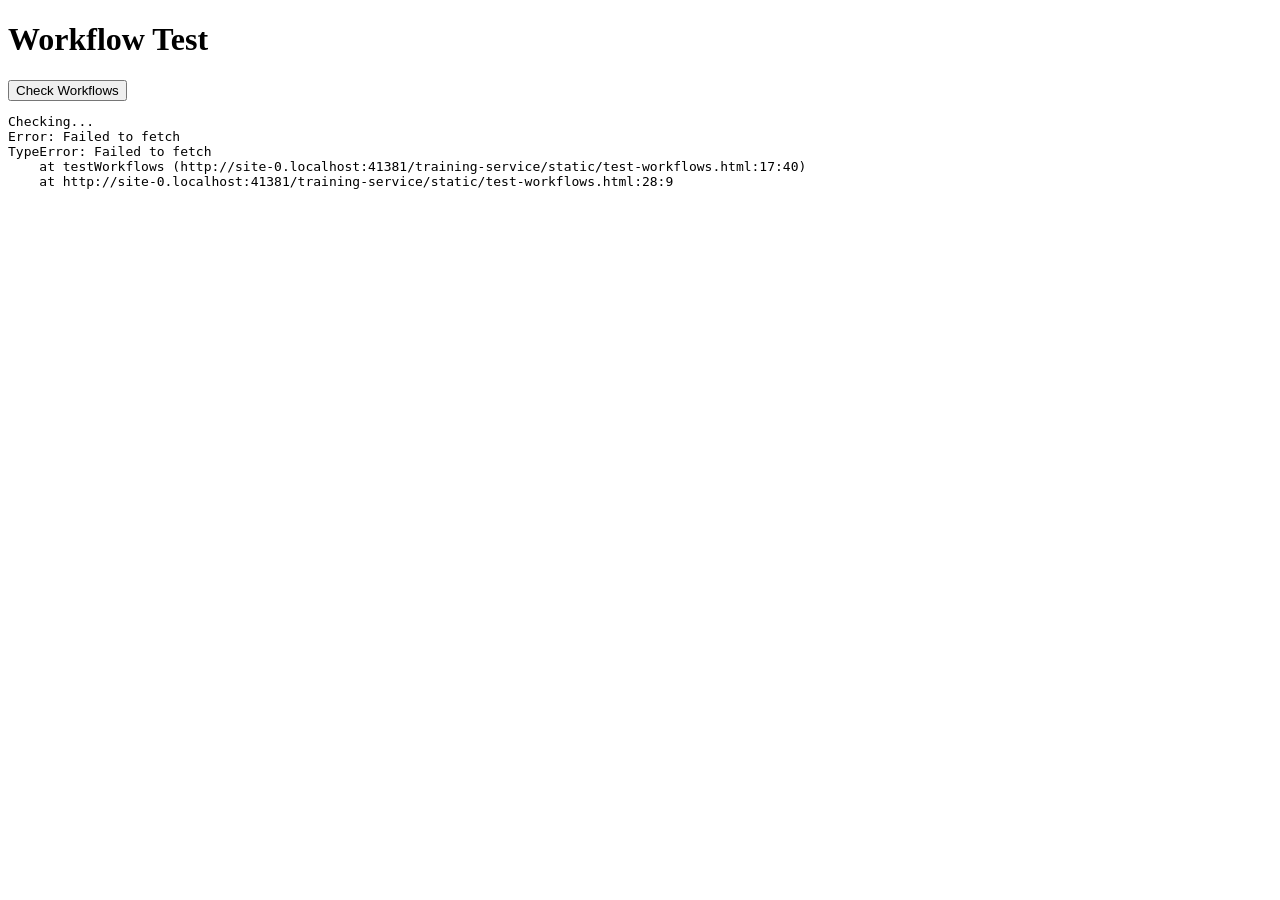
<file: training-service/static/test-workflows.html>
<!DOCTYPE html>
<html>
<head>
    <title>Test Workflow Detection</title>
</head>
<body>
    <h1>Workflow Test</h1>
    <button onclick="testWorkflows()">Check Workflows</button>
    <pre id="output"></pre>
    
    <script>
        async function testWorkflows() {
            const output = document.getElementById('output');
            output.textContent = 'Checking...\n';
            
            try {
                const response = await fetch('http://localhost:8003/workflow/list');
                const data = await response.json();
                output.textContent += 'Success!\n';
                output.textContent += JSON.stringify(data, null, 2);
            } catch (error) {
                output.textContent += 'Error: ' + error.message + '\n';
                output.textContent += error.stack;
            }
        }
        
        // Auto-run on load
        testWorkflows();
    </script>
</body>
</html>
</file>
